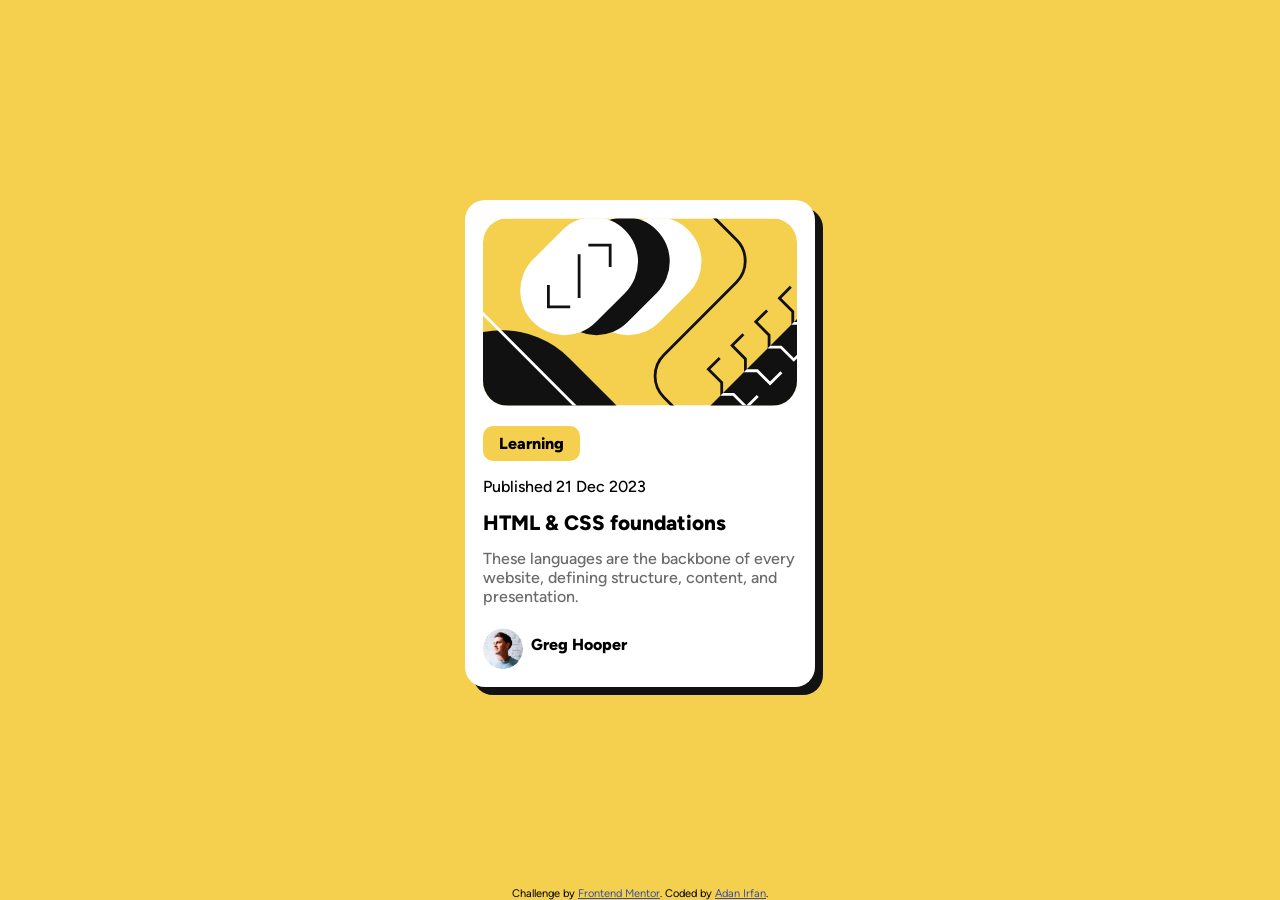
<file: newbie/blog-preview-card/index.html>
<!doctype html>
<html lang="en">
  <head>
    <meta charset="UTF-8" />
    <meta name="viewport" content="width=device-width, initial-scale=1.0" />
    <!-- displays site properly based on user's device -->

    <link
      rel="icon"
      type="image/png"
      sizes="32x32"
      href="./assets/images/favicon-32x32.png"
    />

    <title>Frontend Mentor | Blog preview card</title>
    <link rel="stylesheet" href="styles.css" />
    <!-- Feel free to remove these styles or customise in your own stylesheet 👍 -->
  </head>
  <body>
    <main class="main-container">
      <div class="blog-card">
        <img src="assets/images/illustration-article.svg" alt="" />
        <p class="type">Learning</p>
        <p>Published 21 Dec 2023</p>
        <h1>HTML & CSS foundations</h1>
        <p>
          These languages are the backbone of every website, defining structure,
          content, and presentation.
        </p>
        <div class="profile">
          <img src="assets/images/image-avatar.webp" alt="" />
          <p>Greg Hooper</p>
        </div>
      </div>
    </main>

    <footer class="attribution">
      Challenge by
      <a href="https://www.frontendmentor.io?ref=challenge">Frontend Mentor</a>.
      Coded by <a href="https://github.com/AdanIrfan">Adan Irfan</a>.
    </footer>
  </body>
</html>
</file>
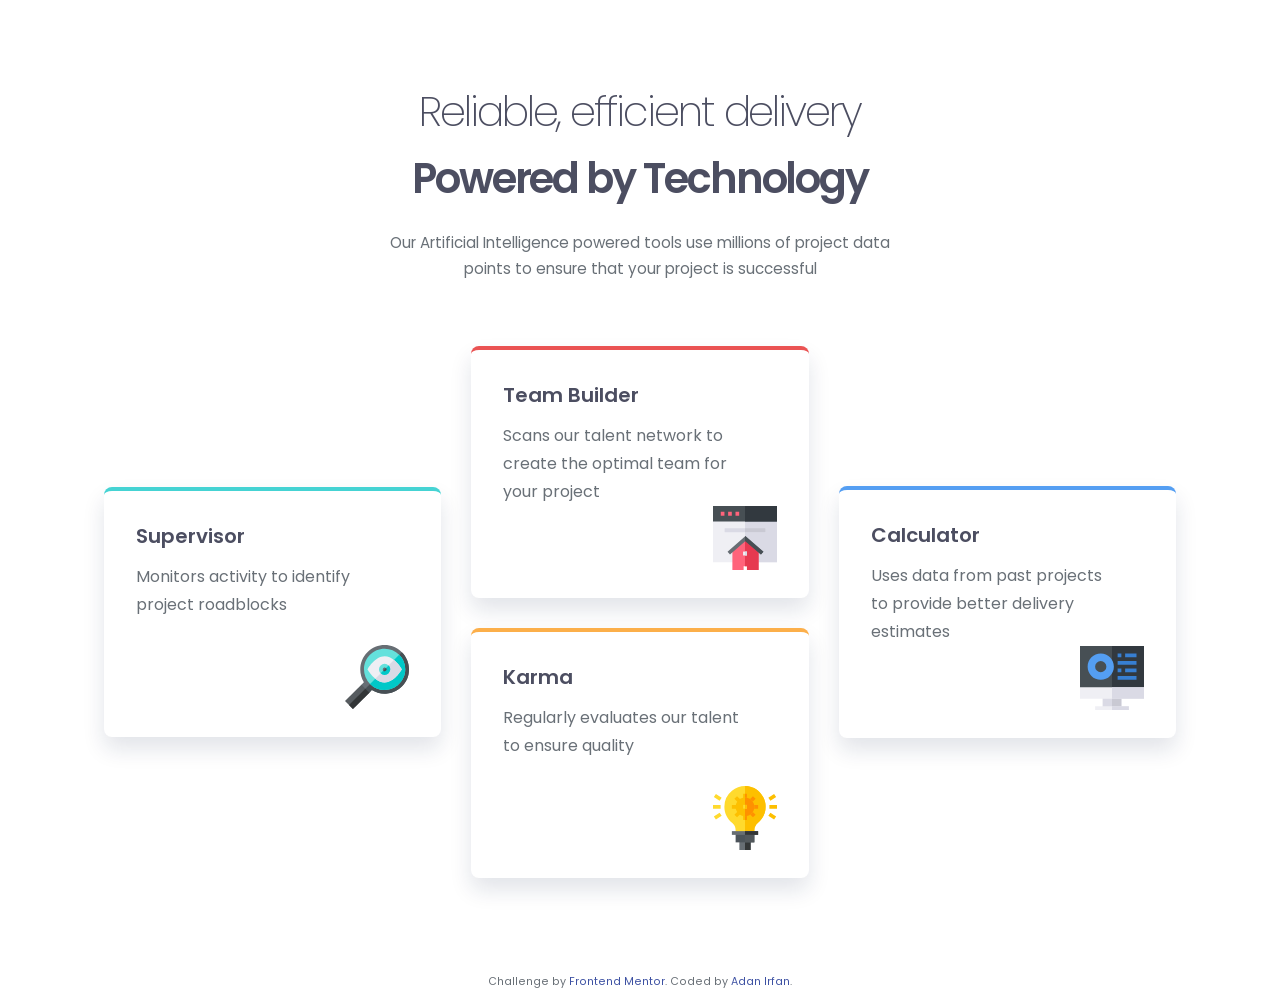
<file: newbie/four-card-feature-section/index.html>
<!doctype html>
<html lang="en">
  <head>
    <meta charset="UTF-8" />
    <meta name="viewport" content="width=device-width, initial-scale=1.0" />
    <!-- displays site properly based on user's device -->

    <link
      rel="icon"
      type="image/png"
      sizes="32x32"
      href="./images/favicon-32x32.png"
    />

    <title>Frontend Mentor | Four card feature section</title>
    <link rel="stylesheet" href="./styles.css" />
  </head>
  <body>
    <main class="page-shell">
      <div class="intro">
        <h1>Reliable, efficient delivery</h1>
        <h2>Powered by Technology</h2>

        <p>
          Our Artificial Intelligence powered tools use millions of project data
          points to ensure that your project is successful
        </p>
      </div>

      <div class="cards">
        <div class="card card--supervisor">
          <h3>Supervisor</h3>
          <p>Monitors activity to identify project roadblocks</p>
          <img src="./images/icon-supervisor.svg" alt="" />
        </div>

        <div class="card card--team-builder">
          <h3>Team Builder</h3>
          <p>
            Scans our talent network to create the optimal team for your project
          </p>
          <img src="./images/icon-team-builder.svg" alt="" />
        </div>

        <div class="card card--karma">
          <h3>Karma</h3>
          <p>Regularly evaluates our talent to ensure quality</p>
          <img src="./images/icon-karma.svg" alt="" />
        </div>

        <div class="card card--calculator">
          <h3>Calculator</h3>
          <p>
            Uses data from past projects to provide better delivery estimates
          </p>
          <img src="./images/icon-calculator.svg" alt="" />
        </div>
      </div>
    </main>
    <footer class="attribution">
      Challenge by
      <a href="https://www.frontendmentor.io?ref=challenge">Frontend Mentor</a>.
      Coded by <a href="https://github.com/AdanIrfan">Adan Irfan</a>.
    </footer>
  </body>
</html>
</file>
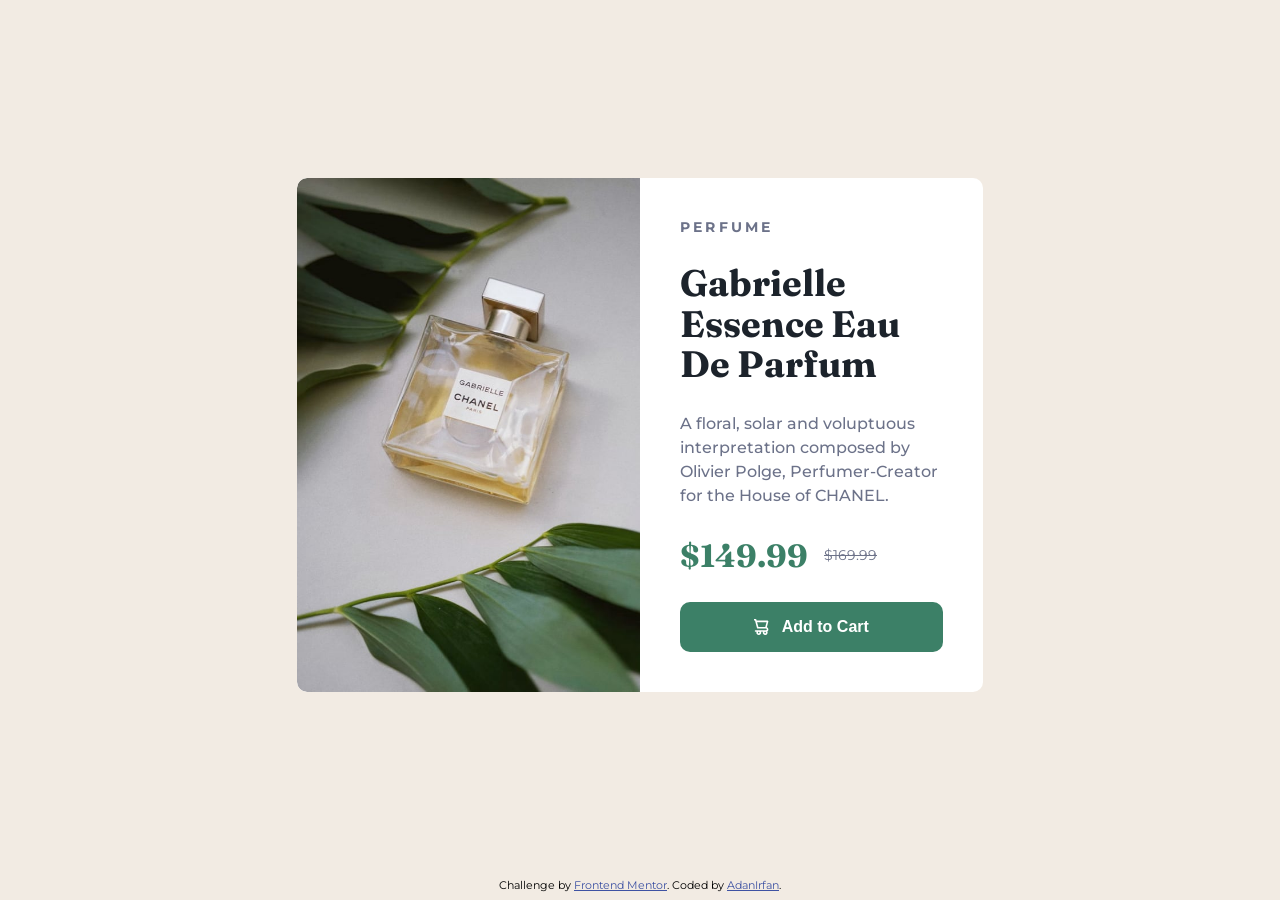
<file: newbie/product-preview-card-component/index.html>
<!doctype html>
<html lang="en">
  <head>
    <meta charset="UTF-8" />
    <meta name="viewport" content="width=device-width, initial-scale=1.0" />
    <!-- displays site properly based on user's device -->

    <link
      rel="icon"
      type="image/png"
      sizes="32x32"
      href="./images/favicon-32x32.png"
    />

    <title>Frontend Mentor | Product preview card component</title>
    <link rel="stylesheet" href="./styles.css" />
  </head>
  <body>
    <main class="container">
      <div class="product-card">
        <picture>
          <source
            media="(min-width: 600px)"
            srcset="./images/image-product-desktop.jpg"
            id="desktop-img"
          />
          <img
            src="./images/image-product-mobile.jpg"
            alt="Chanel Gabrielle Essence perfume bottle on a table beside green leaves"
            class="product-image"
          />
        </picture>
        <div class="description">
          <p class="category">PERFUME</p>
          <h1>Gabrielle Essence Eau De Parfum</h1>
          <p>
            A floral, solar and voluptuous interpretation composed by Olivier
            Polge, Perfumer-Creator for the House of CHANEL.
          </p>
          <div class="price">
            <span class="new-price">$149.99</span>
            <del class="old-price" aria-label="Original price $169.99">
              $169.99
            </del>
          </div>
          <button type="button">
            <img src="./images/icon-cart.svg" alt="" />
            Add to Cart
          </button>
        </div>
      </div>
    </main>

    <footer class="attribution">
      Challenge by
      <a href="https://www.frontendmentor.io?ref=challenge">Frontend Mentor</a>.
      Coded by <a href="https://github.com/AdanIrfan">AdanIrfan</a>.
    </footer>
  </body>
</html>
</file>
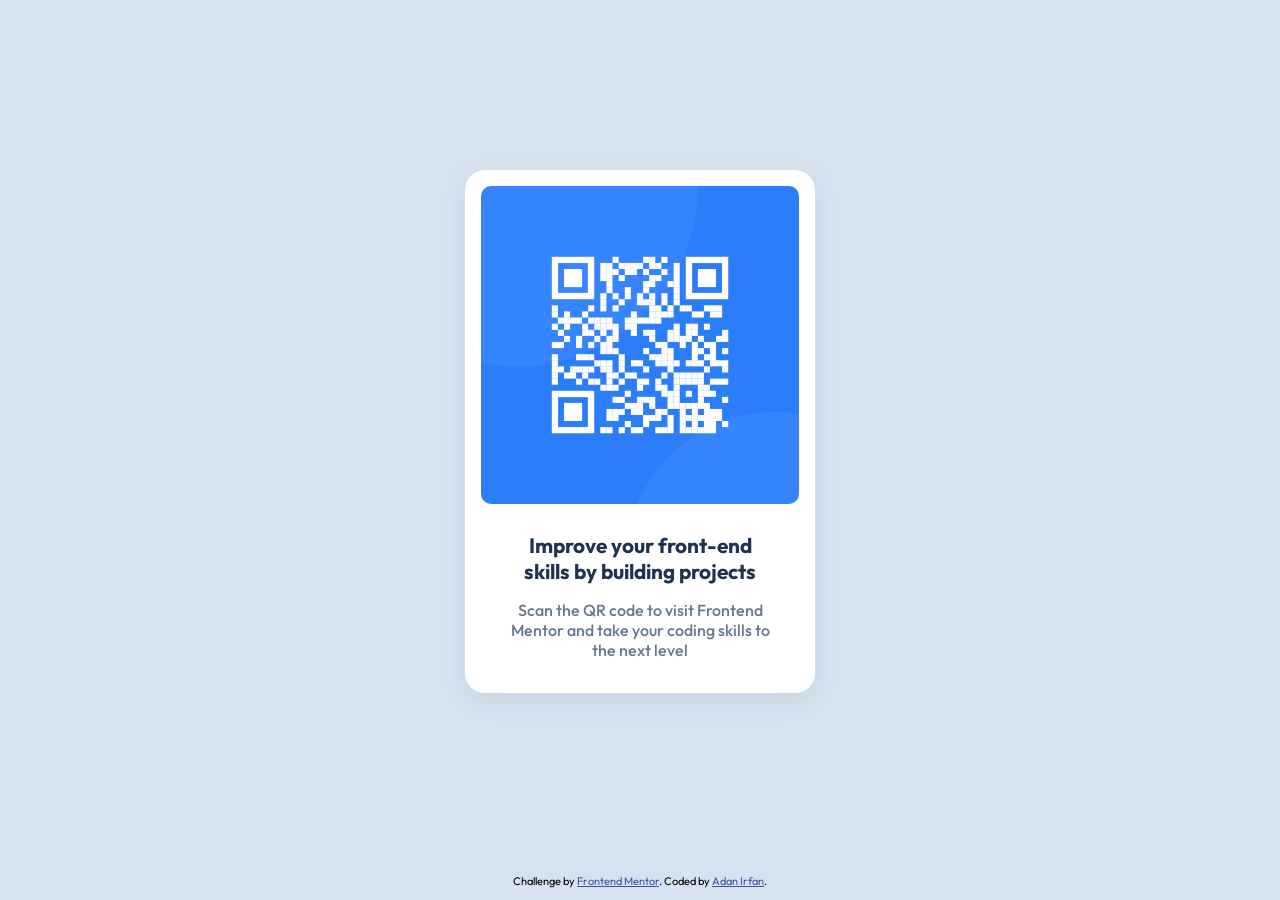
<file: newbie/qr-code-component/index.html>
<!doctype html>
<html lang="en">
  <head>
    <meta charset="UTF-8" />
    <meta name="viewport" content="width=device-width, initial-scale=1.0" />
    <!-- displays site properly based on user's device -->

    <link
      rel="icon"
      type="image/png"
      sizes="32x32"
      href="./images/favicon-32x32.png"
    />
    <link href="styles.css" rel="stylesheet" />
    <title>Frontend Mentor | QR code component</title>
  </head>
  <body>
    <main class="main-container">
      <div class="qr-card">
        <img
          src="images/image-qr-code.png"
          alt="QR code to visit Frontend Mentor"
        />
        <h1>Improve your front-end skills by building projects</h1>
        <p>
          Scan the QR code to visit Frontend Mentor and take your coding skills
          to the next level
        </p>
      </div>
    </main>
    <footer class="attribution">
      Challenge by
      <a href="https://www.frontendmentor.io?ref=challenge">Frontend Mentor</a>.
      Coded by <a href="https://github.com/AdanIrfan">Adan Irfan</a>.
    </footer>
  </body>
</html>
</file>
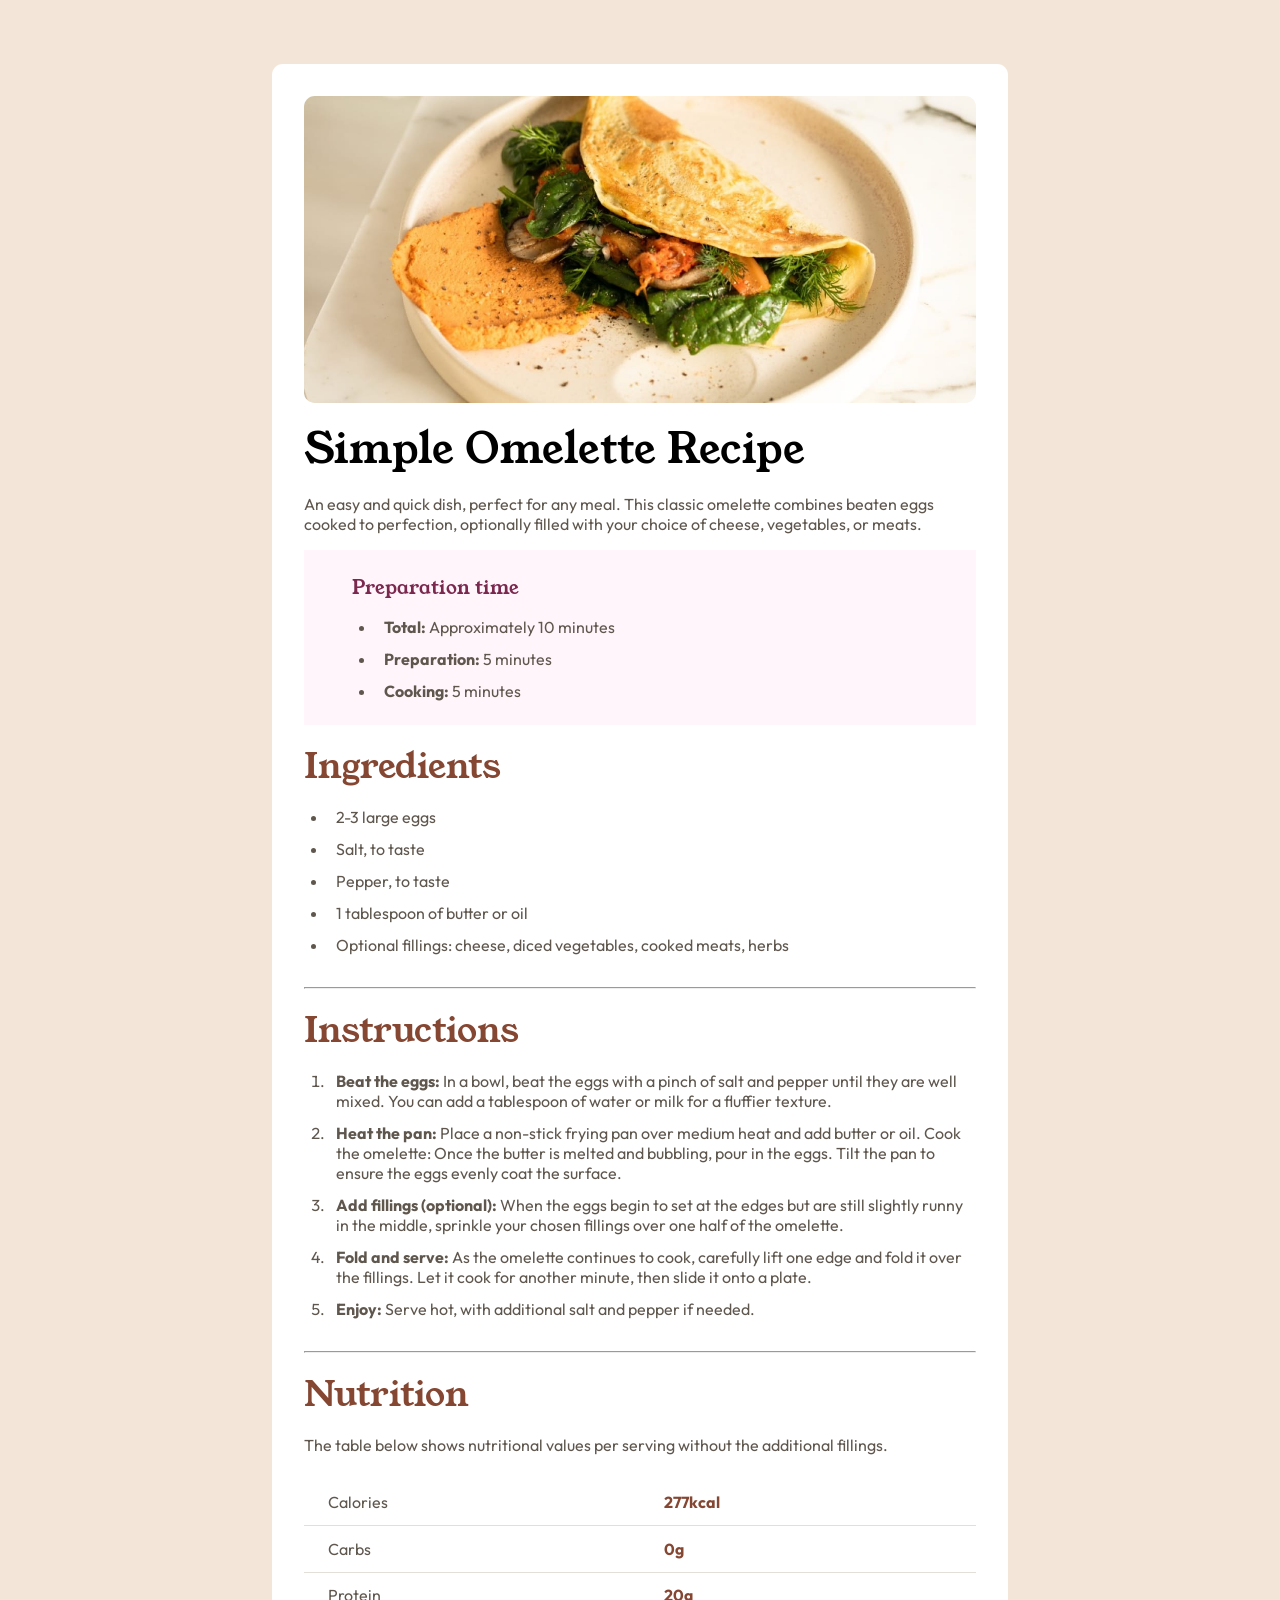
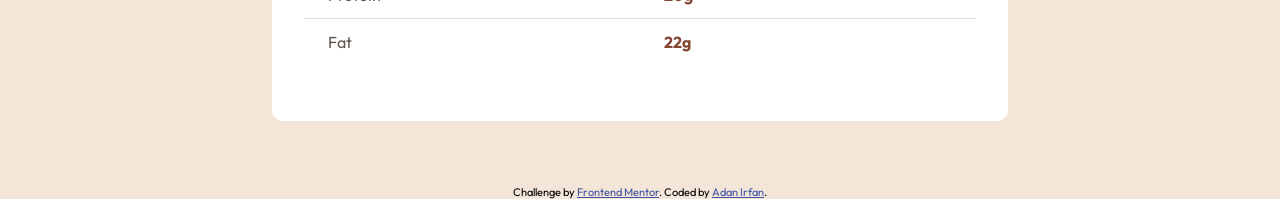
<file: newbie/recipe-page/index.html>
<!doctype html>
<html lang="en">
  <head>
    <meta charset="UTF-8" />
    <meta name="viewport" content="width=device-width, initial-scale=1.0" />
    <!-- displays site properly based on user's device -->

    <link
      rel="icon"
      type="image/png"
      sizes="32x32"
      href="./assets/images/favicon-32x32.png"
    />

    <title>Frontend Mentor | Recipe page</title>

    <link href="styles.css" rel="stylesheet" />
  </head>
  <body>
    <main class="main-container">
      <div class="recipe-card">
        <img
          src="./assets/images/image-omelette.jpeg"
          alt="A golden omelette served on a white plate"
        />
        <h1>Simple Omelette Recipe</h1>
        <p>
          An easy and quick dish, perfect for any meal. This classic omelette
          combines beaten eggs cooked to perfection, optionally filled with your
          choice of cheese, vegetables, or meats.
        </p>

        <section class="time-container">
          <h2>Preparation time</h2>
          <ul>
            <li><strong>Total:</strong> Approximately 10 minutes</li>
            <li><strong>Preparation:</strong> 5 minutes</li>
            <li><strong>Cooking:</strong> 5 minutes</li>
          </ul>
        </section>
        <section class="ingredients">
          <h2>Ingredients</h2>
          <ul>
            <li>2-3 large eggs</li>
            <li>Salt, to taste</li>
            <li>Pepper, to taste</li>
            <li>1 tablespoon of butter or oil</li>
            <li>
              Optional fillings: cheese, diced vegetables, cooked meats, herbs
            </li>
          </ul>
        </section>
        <hr />
        <section class="instructions">
          <h2>Instructions</h2>
          <ol>
            <li>
              <strong>Beat the eggs:</strong> In a bowl, beat the eggs with a
              pinch of salt and pepper until they are well mixed. You can add a
              tablespoon of water or milk for a fluffier texture.
            </li>
            <li>
              <strong>Heat the pan:</strong> Place a non-stick frying pan over
              medium heat and add butter or oil. Cook the omelette: Once the
              butter is melted and bubbling, pour in the eggs. Tilt the pan to
              ensure the eggs evenly coat the surface.
            </li>
            <li>
              <strong>Add fillings (optional):</strong> When the eggs begin to
              set at the edges but are still slightly runny in the middle,
              sprinkle your chosen fillings over one half of the omelette.
            </li>
            <li>
              <strong>Fold and serve:</strong> As the omelette continues to
              cook, carefully lift one edge and fold it over the fillings. Let
              it cook for another minute, then slide it onto a plate.
            </li>
            <li>
              <strong>Enjoy:</strong> Serve hot, with additional salt and pepper
              if needed.
            </li>
          </ol>
        </section>
        <hr />
        <section class="nutrition">
          <h2>Nutrition</h2>
          <p>
            The table below shows nutritional values per serving without the
            additional fillings.
          </p>
          <table>
            <tbody>
              <tr>
                <th scope="row">Calories</th>
                <td>277kcal</td>
              </tr>
              <tr>
                <th scope="row">Carbs</th>
                <td>0g</td>
              </tr>
              <tr>
                <th scope="row">Protein</th>
                <td>20g</td>
              </tr>
              <tr>
                <th scope="row">Fat</th>
                <td>22g</td>
              </tr>
            </tbody>
          </table>
        </section>
      </div>
    </main>

    <footer class="attribution">
      Challenge by
      <a href="https://www.frontendmentor.io?ref=challenge">Frontend Mentor</a>.
      Coded by <a href="https://github.com/AdanIrfan">Adan Irfan</a>.
    </footer>
  </body>
</html>
</file>
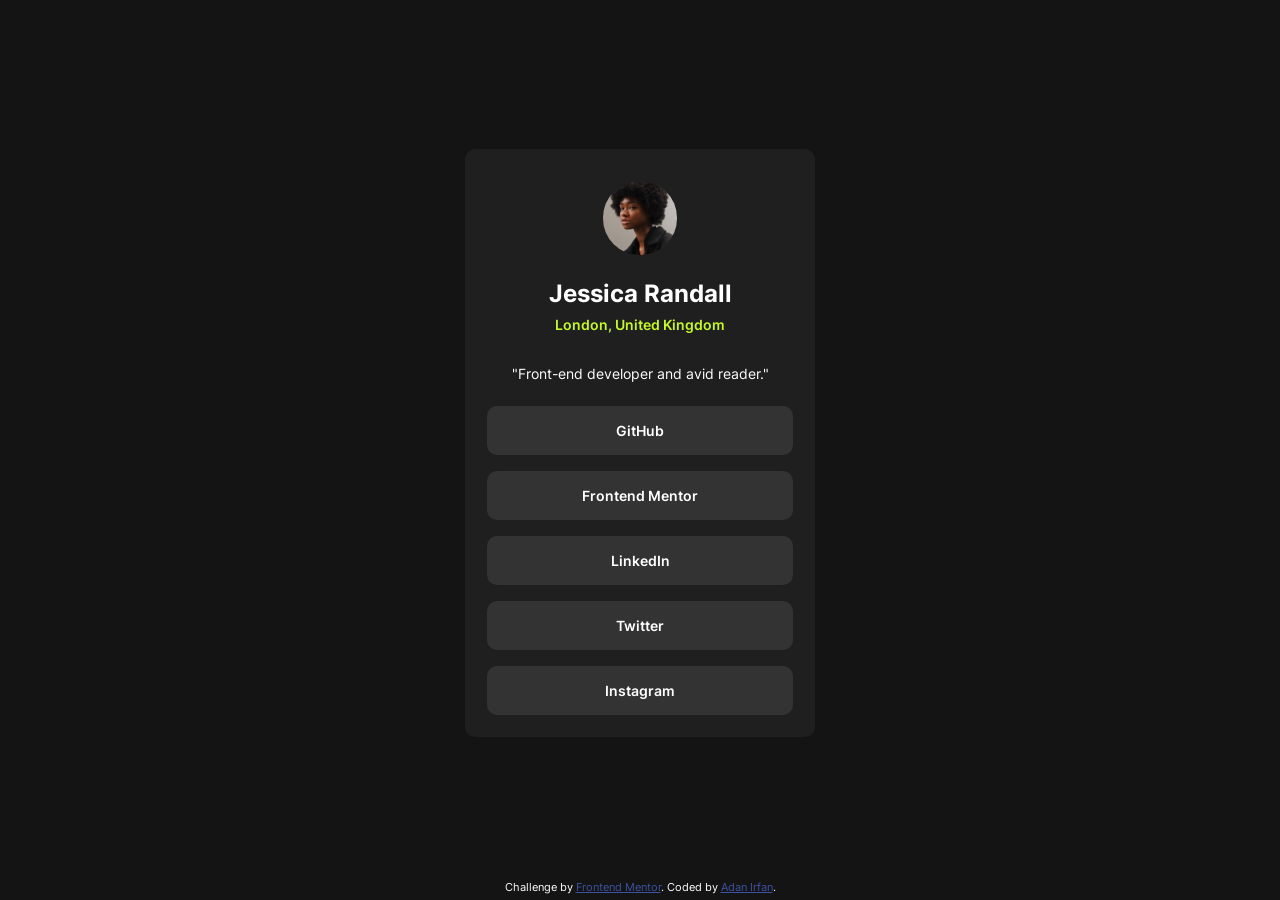
<file: newbie/social-links-profile/index.html>
<!doctype html>
<html lang="en">
  <head>
    <meta charset="UTF-8" />
    <meta name="viewport" content="width=device-width, initial-scale=1.0" />
    <!-- displays site properly based on user's device -->

    <link
      rel="icon"
      type="image/png"
      sizes="32x32"
      href="./assets/images/favicon-32x32.png"
    />

    <title>Frontend Mentor | Social links profile</title>
    <link href="styles.css" rel="stylesheet" />
  </head>
  <body>
    <main class="main-container">
      <div class="profile-card">
        <div class="profile-info">
          <img src="assets/images/avatar-jessica.jpeg" alt="" />
          <h1>Jessica Randall</h1>
          <p>London, United Kingdom</p>
        </div>
        <p>"Front-end developer and avid reader."</p>

        <ul>
          <li>
            <a
              href="https://github.com/AdanIrfan"
              target="_blank"
              rel="noopener noreferrer"
            >
              GitHub
            </a>
          </li>
          <li>
            <a
              href="https://www.frontendmentor.io/"
              target="_blank"
              rel="noopener noreferrer"
            >
              Frontend Mentor
            </a>
          </li>
          <li>
            <a
              href="https://www.linkedin.com/feed/"
              target="_blank"
              rel="noopener noreferrer"
            >
              LinkedIn
            </a>
          </li>
          <li>
            <a
              href="https://x.com/i/premium_sign_up"
              target="_blank"
              rel="noopener noreferrer"
            >
              Twitter
            </a>
          </li>
          <li>
            <a
              href="https://www.instagram.com/"
              target="_blank"
              rel="noopener noreferrer"
            >
              Instagram
            </a>
          </li>
        </ul>
      </div>
    </main>

    <footer class="attribution">
      Challenge by
      <a href="https://www.frontendmentor.io?ref=challenge">Frontend Mentor</a>.
      Coded by <a href="https://github.com/AdanIrfan">Adan Irfan</a>.
    </footer>
  </body>
</html>
</file>
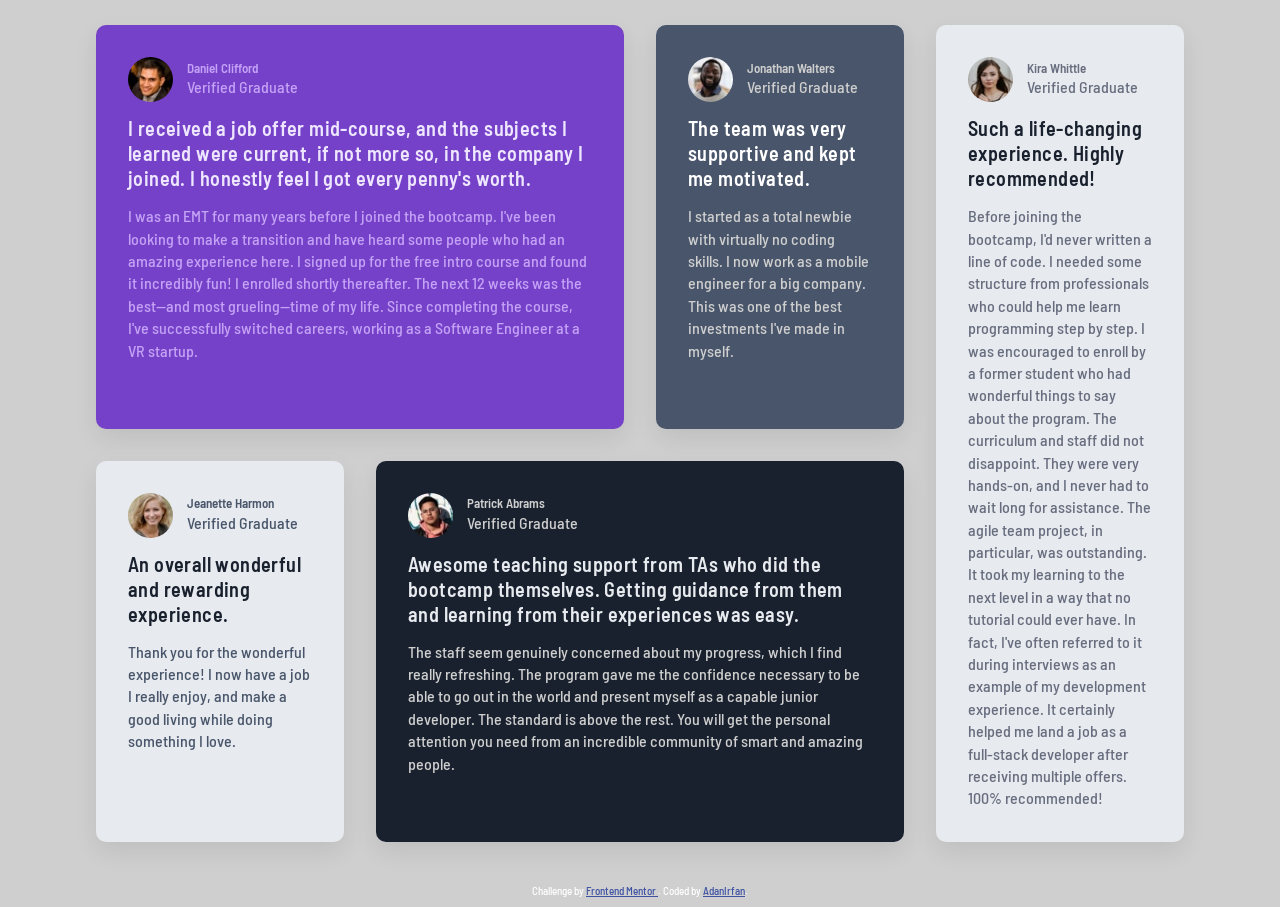
<file: newbie/testimonials-grid-section/index.html>
<!doctype html>
<html lang="en">
  <head>
    <meta charset="UTF-8" />
    <meta name="viewport" content="width=device-width, initial-scale=1.0" />

    <link
      rel="icon"
      type="image/png"
      sizes="32x32"
      href="./images/favicon-32x32.png"
    />

    <link rel="stylesheet" href="styles.css" />

    <title>Frontend Mentor | Testimonials Grid Section</title>
  </head>

  <body>
    <main class="container">
      <h1 class="visually-hidden">Testimonials from graduates</h1>
      <article class="card card--daniel">
        <header class="profile">
          <img src="./images/image-daniel.jpg" alt="" />
          <div class="profile-info">
            <h2>Daniel Clifford</h2>
            <p>Verified Graduate</p>
          </div>
        </header>

        <h3>
          I received a job offer mid-course, and the subjects I learned were
          current, if not more so, in the company I joined. I honestly feel I
          got every penny's worth.
        </h3>

        <blockquote>
          <p>
            I was an EMT for many years before I joined the bootcamp. I've been
            looking to make a transition and have heard some people who had an
            amazing experience here. I signed up for the free intro course and
            found it incredibly fun! I enrolled shortly thereafter. The next 12
            weeks was the best—and most grueling—time of my life. Since
            completing the course, I've successfully switched careers, working
            as a Software Engineer at a VR startup.
          </p>
        </blockquote>
      </article>

      <article class="card card--jonathan">
        <header class="profile">
          <img src="./images/image-jonathan.jpg" alt="" />
          <div class="profile-info">
            <h2>Jonathan Walters</h2>
            <p>Verified Graduate</p>
          </div>
        </header>

        <h3>The team was very supportive and kept me motivated.</h3>

        <blockquote>
          <p>
            I started as a total newbie with virtually no coding skills. I now
            work as a mobile engineer for a big company. This was one of the
            best investments I've made in myself.
          </p>
        </blockquote>
      </article>

      <article class="card card--jeanette">
        <header class="profile">
          <img src="./images/image-jeanette.jpg" alt="" />
          <div class="profile-info">
            <h2>Jeanette Harmon</h2>
            <p>Verified Graduate</p>
          </div>
        </header>

        <h3>An overall wonderful and rewarding experience.</h3>

        <blockquote>
          <p>
            Thank you for the wonderful experience! I now have a job I really
            enjoy, and make a good living while doing something I love.
          </p>
        </blockquote>
      </article>

      <article class="card card--patrick">
        <header class="profile">
          <img src="./images/image-patrick.jpg" alt="" />
          <div class="profile-info">
            <h2>Patrick Abrams</h2>
            <p>Verified Graduate</p>
          </div>
        </header>

        <h3>
          Awesome teaching support from TAs who did the bootcamp themselves.
          Getting guidance from them and learning from their experiences was
          easy.
        </h3>

        <blockquote>
          <p>
            The staff seem genuinely concerned about my progress, which I find
            really refreshing. The program gave me the confidence necessary to
            be able to go out in the world and present myself as a capable
            junior developer. The standard is above the rest. You will get the
            personal attention you need from an incredible community of smart
            and amazing people.
          </p>
        </blockquote>
      </article>

      <article class="card card--kira">
        <header class="profile">
          <img src="./images/image-kira.jpg" alt="" />
          <div class="profile-info">
            <h2>Kira Whittle</h2>
            <p>Verified Graduate</p>
          </div>
        </header>

        <h3>Such a life-changing experience. Highly recommended!</h3>

        <blockquote>
          <p>
            Before joining the bootcamp, I'd never written a line of code. I
            needed some structure from professionals who could help me learn
            programming step by step. I was encouraged to enroll by a former
            student who had wonderful things to say about the program. The
            curriculum and staff did not disappoint. They were very hands-on,
            and I never had to wait long for assistance. The agile team project,
            in particular, was outstanding. It took my learning to the next
            level in a way that no tutorial could ever have. In fact, I've often
            referred to it during interviews as an example of my development
            experience. It certainly helped me land a job as a full-stack
            developer after receiving multiple offers. 100% recommended!
          </p>
        </blockquote>
      </article>
    </main>

    <footer class="attribution">
      Challenge by
      <a
        href="https://www.frontendmentor.io?ref=challenge"
        target="_blank"
        rel="noopener noreferrer"
      >
        Frontend Mentor </a
      >. Coded by <a href="https://github.com/AdanIrfan">AdanIrfan</a>.
    </footer>
  </body>
</html>
</file>
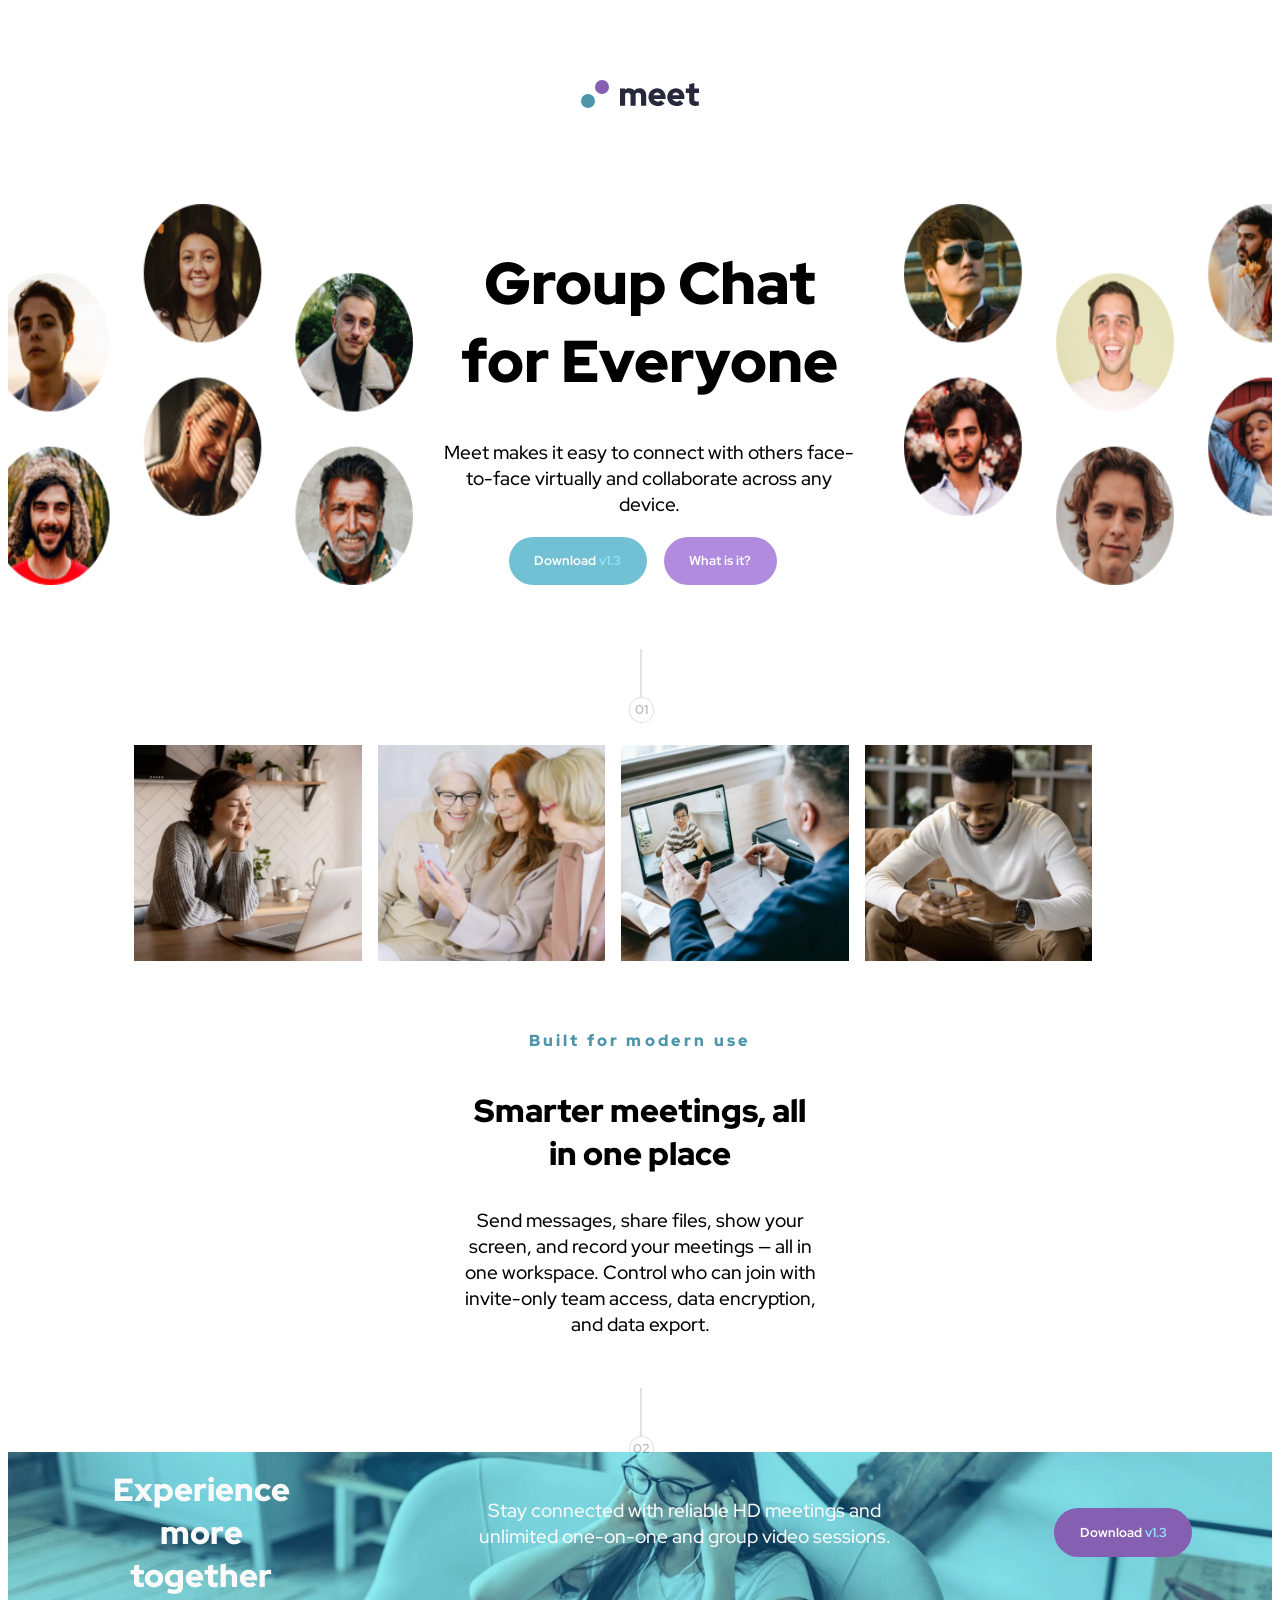
<file: newbie/meet-landing-page/code/index.html>
<!DOCTYPE html>
<html lang="en">
<head>
  <meta charset="UTF-8">
  <meta name="viewport" content="width=device-width, initial-scale=1.0">

  <link rel="preconnect" href="https://fonts.gstatic.com">
  <link href="https://fonts.googleapis.com/css2?family=Red+Hat+Display&display=swap" rel="stylesheet">
  <link rel="icon" type="image/png" sizes="32x32" href="./assets/favicon-32x32.png">
  <link rel="stylesheet" href="style.css">

  <title>Frontend Mentor | Meet landing page</title>
</head>
<body>
  <div class="wrapper">
      <header>
        <div class="meet-header-icon">
          <img src="assets/logo.svg">
        </div>
        <div class="brand-header">
          <img class="img-hero-left-desktop" src="assets/desktop/image-hero-left.png" >
          <img class="img-hero-mobile" src="assets/tablet/image-hero.png" width="100%" >
          <div class="header-text">
            <div class="header-text-wrapper">
              <h1>Group Chat for Everyone</h1>
              <p class="small-text">Meet makes it easy to connect with others face-to-face virtually and collaborate across any device.</p>
              <div>
                <button class="downloadBtn">Download <span>v1.3</span></button>
                <button class="whatBtn">What is it?</button>
              </div>
            </div>
          </div>
          <img class="img-hero-right-desktop" src="assets/desktop/image-hero-right.png" >
        </div>
        </div>
      </header>
      <main>
          <div class="verticalLine"></div>
          <div class="circleLine">01</div>
          <div class="imageGalleryContainer">
            <img src="assets/desktop/image-woman-in-videocall.jpg" >
            <img src="assets/desktop/image-women-videochatting.jpg" >
            <img src="assets/desktop/image-men-in-meeting.jpg" >
            <img src="assets/desktop/image-man-texting.jpg" >
          </div>
          <div class="textContent">
            <p class="smallCloredText">Built for modern use</p>
            <p class="mid-header">Smarter meetings, all <br> in one place</p>
            <p class="small-text">
              Send messages, share files, show your screen, and record your
              meetings — all in one workspace. Control who can join with
              invite-only team access, data encryption, and data export.</p>
          </div>
      </main>
      <footer>
        <div class="verticalLine"></div>
        <div class="circleLine">02</div>
        <div class="footerTextContainer">
          <p class="footer-first">Experience more together</p>
          <p class="footer-second small-text">Stay connected with reliable HD meetings and unlimited one-on-one and group video sessions.</p>
          <button class="whatBtn footer-third">Download <span>v1.3</span></button>
        </div>
      </footer>
  </div> 
</body>
</html>
</file>
<file: newbie/blog-preview-card/styles.css>
@font-face {
  font-family: Figtree;
  src: url("assets/fonts/Figtree-Italic-VariableFont_wght.ttf")
    format("truetype");
  font-weight: 300 900;
  font-style: italic;
}

@font-face {
  font-family: Figtree;
  src: url("assets/fonts/Figtree-VariableFont_wght.ttf") format("truetype");
  font-weight: 300 900;
  font-style: normal;
}

* {
  box-sizing: border-box;
}

body {
  font-family: "Figtree", sans-serif;
  margin: 0px;
  min-height: 100vh;
  background-color: hsl(47, 88%, 63%);
  display: flex;
  flex-direction: column;
}

.main-container {
  flex: 1;
  display: flex;
  justify-content: center;
  align-items: center;
}

.blog-card {
  background-color: white;
  box-shadow: 8px 8px 0 hsl(0, 0%, 7%);
  border-radius: 20px;
  max-width: 350px;
  padding: 18px;
}

.blog-card img {
  width: 100%;
  border-radius: 25px;
}

.blog-card p.type {
  display: inline-block;
  padding: 8px 16px;
  margin: 16px 0px;
  border-radius: 10px;
  background-color: hsl(47, 88%, 63%);
  font-weight: 800;
}

.blog-card p {
  font-weight: 500;
  margin: 0px 0px 8px;
}

.blog-card h1 {
  font-size: 1.3rem;
  font-weight: 800;
}

.blog-card h1 + p {
  color: hsl(0, 0%, 42%);
}

.profile {
  display: flex;
  justify-content: flex-start;
  align-items: center;
  gap: 8px;
  margin: 22px 0px 0px;
}

.profile img {
  max-width: 40px;
  height: auto;
}

.profile p {
  font-weight: 800;
}

h1:hover {
  color: hsl(47, 88%, 63%);
}

.attribution {
  font-size: 0.6875rem;
  text-align: center;
}
.attribution a {
  color: hsl(228, 45%, 44%);
}
</file>
<file: newbie/four-card-feature-section/styles.css>
:root {
  --red: hsl(0, 78%, 62%);
  --cyan: hsl(180, 62%, 55%);
  --orange: hsl(34, 97%, 64%);
  --blue: hsl(212, 86%, 64%);
  --very-dark-blue: hsl(234, 12%, 34%);
  --grayish-blue: hsl(212, 6%, 44%);
  --light-gray: hsl(0, 0%, 100%);
}

@font-face {
  font-family: "Poppins";
  src: url("./fonts/Poppins-ExtraLight.ttf") format("truetype");
  font-weight: 200;
  font-style: normal;
}

@font-face {
  font-family: "Poppins";
  src: url("./fonts/Poppins-Regular.ttf") format("truetype");
  font-weight: 400;
  font-style: normal;
}

@font-face {
  font-family: "Poppins";
  src: url("./fonts/Poppins-SemiBold.ttf") format("truetype");
  font-weight: 600;
  font-style: normal;
}

* {
  box-sizing: border-box;
}

body {
  margin: 0;
  min-height: 100vh;
  font-family: "Poppins", "Segoe UI", sans-serif;
  background-color: var(--light-gray);
  color: var(--very-dark-blue);
}

img {
  display: block;
  max-width: 100%;
}

.page-shell {
  max-width: 1120px;
  margin: 0 auto;
  padding: 80px 24px 32px;
}

.intro {
  max-width: 540px;
  margin: 0 auto 64px;
  text-align: center;
}

.intro h1,
.intro h2 {
  margin: 0;
  letter-spacing: -0.05em;
}

.intro h1 {
  font-size: clamp(2rem, 2vw + 1rem, 3rem);
  font-weight: 200;
  color: var(--very-dark-blue);
}

.intro h2 {
  font-size: clamp(2rem, 2vw + 1rem, 3rem);
  font-weight: 600;
  color: var(--very-dark-blue);
  margin-top: 0.25rem;
}

.intro p {
  margin: 1.25rem auto 0;
  max-width: 520px;
  color: var(--grayish-blue);
  font-size: 0.95rem;
  line-height: 1.7;
}

.cards {
  display: grid;
  grid-template-columns: repeat(3, minmax(260px, 1fr));
  gap: 30px;
  max-width: 1100px;
  margin: 0 auto;
}

.card {
  position: relative;
  display: flex;
  flex-direction: column;
  min-height: 250px;
  padding: 30px 32px 28px;
  border-radius: 8px;
  background: #ffffff;
  border-top: 4px solid transparent;
  box-shadow: 0 12px 22px rgba(16, 32, 76, 0.12);
}

.card h3 {
  margin: 0 0 12px;
  font-size: 1.25rem;
  font-weight: 600;
  color: var(--very-dark-blue);
}

.card p {
  margin: 0;
  max-width: 24ch;
  color: var(--grayish-blue);
  line-height: 1.75;
}

.card img {
  width: 64px;
  height: 64px;
  margin-top: auto;
  align-self: flex-end;
  object-fit: contain;
}

.card--supervisor {
  border-color: var(--cyan);
  grid-column-start: 1;
  grid-row: 1/3;
  align-self: center;
}

.card--team-builder {
  border-color: var(--red);
  grid-column-start: 2;
}

.card--karma {
  border-color: var(--orange);
  grid-column-start: 2;
  grid-row-start: 2;
}

.card--calculator {
  border-color: var(--blue);
  grid-column-start: 3;
  grid-row: 1/3;
  align-self: center;
}

.attribution {
  font-size: 0.675rem;
  text-align: center;
  margin-top: 64px;
  color: var(--grayish-blue);
}
.attribution a {
  color: hsl(228, 45%, 44%);
  text-decoration: none;
}

.attribution a:hover {
  text-decoration: underline;
}

@media (max-width: 700px) {
  .page-shell {
    padding: 72px 20px 40px;
  }

  .intro {
    margin-bottom: 40px;
  }

  .cards {
    grid-template-columns: 1fr;
    max-width: 350px;
  }

  .card {
    min-height: 220px;
  }

  .intro h1,
  .intro h2 {
    font-size: clamp(1.8rem, 8vw, 2.5rem);
  }
}
</file>
<file: newbie/product-preview-card-component/styles.css>
@font-face {
  font-family: Montserrat;
  src: url("./assets/fonts/Montserrat-VariableFont_wght.ttf") format("truetype");
  font-style: normal;
  font-weight: 300 900;
}

@font-face {
  font-family: Fraunces;
  src: url("./assets/fonts/Fraunces-VariableFont_SOFT\,WONK\,opsz\,wght.ttf")
    format("truetype");
  font-style: normal;
  font-weight: 700;
}

:root {
  --background-color: hsl(30, 38%, 92%);
  --white-color: hsl(0, 0%, 100%);
  --black-color: hsl(212, 21%, 14%);
  --accent-grey: hsl(228, 12%, 48%);
  --accent-green: hsl(158, 36%, 37%);
  --darkgreen-color: hsl(158, 42%, 18%);
}

* {
  box-sizing: border-box;
  margin: 0;
}

html {
  font-family: "Montserrat", sans-serif;
}

body {
  display: flex;
  flex-direction: column;
  background-color: var(--background-color);
  min-height: 100vh;
}

.container {
  flex: 1;
  display: flex;
  justify-content: center;
  align-items: center;
  padding: 4rem 1rem;
}

.product-card {
  background-color: var(--white-color);
  border-radius: 10px;
  overflow: hidden;
}

.product-image {
  display: block;
  width: 100%;
  border-top-left-radius: 0.625rem;
  border-top-right-radius: 0.625rem;
}

.category {
  font-family: "Montserrat";
  font-size: 0.9rem;
  font-weight: 500;
  color: var(--accent-grey);
  font-weight: 700;
  letter-spacing: 0.2rem;
}

.product-card h1 {
  line-height: 1.1;
  font-size: 2.3rem;
  color: var(--black-color);
  font-family: "Fraunces", "Times New Roman", Times, serif;
}

.description p:not(.category) {
  font-weight: 500;
  color: var(--accent-grey);
  font-size: 1rem;
  line-height: 1.5;
}

.price {
  display: flex;
  justify-content: center;
  align-items: center;
  gap: 1rem;
}

.price .new-price {
  color: var(--accent-green);
  font-family: "Fraunces", serif;
  font-weight: 700;
  font-size: 2rem;
}

.price .old-price {
  font-size: 0.9rem;
  color: var(--accent-grey);
}

button {
  background-color: var(--accent-green);
  width: 100%;
  padding: 1rem;
  border: none;
  border-radius: 0.625rem;
  color: var(--white-color);
  font-weight: 700;
  font-size: 1rem;
  display: flex;
  justify-content: center;
  align-items: center;
  gap: clamp(0.625rem, 1vw, 1rem);
}

button {
  cursor: pointer;
  transition: background-color 150ms ease;
}

button:hover,
button:active {
  background-color: var(--darkgreen-color);
}

button:focus-visible {
  outline: 3px solid var(--black-color);
  outline-offset: 3px;
}

@media (prefers-reduced-data: reduce) {
  button {
    transition: none;
  }
}

.description {
  padding: 1rem;
  display: flex;
  flex-direction: column;
  gap: clamp(1rem, 2vw, 1.5rem);
  align-items: flex-start;
}

.attribution {
  padding: 0.5rem;
  font-size: 0.6875rem;
  text-align: center;
}
.attribution a {
  color: hsl(228, 45%, 44%);
}

@media (min-width: 700px) {
  .product-card {
    display: flex;
    flex-direction: row;
    width: 100%;
    max-width: 42.85rem;
    height: auto;
  }

  picture {
    width: 50%;
  }

  .product-image {
    border-top-right-radius: 0;
    border-top-left-radius: 0.625rem;
    border-bottom-left-radius: 0.625rem;
    height: 100%;
    object-fit: cover;
  }

  .description {
    width: 50%;
    padding: 2.5rem;
    justify-content: space-between;
  }
}
</file>
<file: newbie/qr-code-component/styles.css>
@font-face {
  font-family: Outfit;
  src: url("fonts/Outfit-VariableFont_wght.ttf") format("truetype");
  font-weight: 100 900;
  font-style: normal;
}

* {
  box-sizing: border-box;
}

body {
  margin: 0;
  min-height: 100vh;
  background-color: hsl(212, 45%, 89%);
  font-size: 15px;
  font-family: "Outfit", "Times New Roman", Times, serif;
  display: flex;
  flex-direction: column;
}

.main-container {
  flex: 1;
  display: flex;
  justify-content: center;
  align-items: center;
}

.qr-card {
  background-color: hsl(0, 0%, 100%);
  max-width: 350px;
  padding: 16px;
  border-radius: 20px;
  padding-bottom: 1px;
  text-align: center;
  box-shadow: 0 8px 24px hsl(218, 44%, 22%, 0.08);
}

.qr-card img {
  max-width: 100%;
  height: auto;
  border-radius: 10px;
}

.qr-card p,
.qr-card h1 {
  padding: 0px 28px;
}

.qr-card h1 {
  font-size: 1.3rem;
  color: hsl(218, 44%, 22%);
  font-weight: 700;
  margin: 24px 0 16px;
}

.qr-card p {
  font-size: 1rem;
  color: hsl(216, 15%, 48%);
  font-weight: 500;
  margin-bottom: 32px;
}
.attribution {
  padding: 12px;
  font-size: 0.6875rem;
  text-align: center;
}
.attribution a {
  color: hsl(228, 45%, 44%);
}
</file>
<file: newbie/recipe-page/styles.css>
:root {
  --background-color: hsl(30, 54%, 90%);
  --card-color: hsl(0, 0%, 100%);
  --fontcolor-grey: hsl(30, 10%, 34%);
  --container-heading: hsl(332, 51%, 32%);
  --container-background: hsl(330, 100%, 98%);
  --fontcolor-brown: hsl(14, 45%, 36%);
}

@font-face {
  font-family: Outfit;
  src: url("./assets/fonts/outfit/Outfit-VariableFont_wght.ttf")
    format("truetype");
  font-weight: 300 900;
  font-style: normal;
}

@font-face {
  font-family: young-serif;
  src: url("./assets/fonts/young-serif/YoungSerif-Regular.ttf")
    format("truetype");
  font-weight: 400;
  font-style: normal;
}

* {
  margin: 0;
  box-sizing: border-box;
}

body {
  font-family: "Outfit", sans-serif;
  font-size: 1rem;
  min-height: 100vh;
  display: flex;
  flex-direction: column;
  background-color: var(--background-color);
}

h1,
h2 {
  font-family: "young-serif", serif;
  font-weight: 400;
}

p,
li {
  color: var(--fontcolor-grey);
}

.main-container {
  flex: 1;
  display: flex;
  justify-content: center;
  padding: 4rem 1.5rem;
}

.recipe-card {
  width: 100%;
  max-width: 46rem;
  padding: 2rem;
  background-color: var(--card-color);
  border-radius: 0.675rem;
}

.recipe-card img {
  display: block;
  width: 100%;
  height: auto;
  border-radius: 0.675rem;
}

.recipe-card h1 {
  font-size: clamp(1.5rem, 4vw, 2.6rem);
  padding: 1rem 0;
}

.time-container {
  background-color: var(--container-background);
  padding: 1.5rem 3rem;
  margin-top: 1rem;
}

.time-container ul,
.ingredients ul,
.instructions ol {
  display: flex;
  flex-direction: column;
  gap: 0.75rem;
}

.recipe-card ul,
.recipe-card ol {
  padding-left: 1.5rem;
}

.recipe-card li {
  padding-left: 0.5rem;
}

.time-container h2 {
  font-size: clamp(1.1rem, 1.5vw, 1.3rem);
  padding-bottom: 1rem;
  color: var(--container-heading);
}

.ingredients h2,
.instructions h2,
.nutrition h2 {
  font-size: clamp(1.4rem, 3vw, 2.2rem);
  padding: 1rem 0;
  color: var(--fontcolor-brown);
}

hr {
  margin: 2rem 0 0;
}

table {
  width: 100%;
  margin: 1.5rem 0;
  border-collapse: collapse;
}

th,
td {
  padding: 0.8rem 1.5rem;
  text-align: left;
  border-bottom: 1px solid #e4ded8;
}

th {
  width: 50%;
  color: var(--fontcolor-grey);
  font-weight: 400;
}

td {
  color: var(--fontcolor-brown);
  border-bottom: 1px solid #e4ded8;
  font-weight: 700;
}

tr:last-child th,
tr:last-child td {
  border-bottom: none;
}

.attribution {
  font-size: 0.6875rem;
  text-align: center;
}
.attribution a {
  color: hsl(228, 45%, 44%);
}

@media (max-width: 37.5rem) {
  .main-container {
    padding: 0;
  }
  .recipe-card {
    max-width: none;
    padding: 0;
    border-radius: 0;
  }

  .recipe-card > img {
    border-radius: 0;
  }

  .recipe-card h1 {
    padding: 1rem;
  }

  h1 + p {
    padding: 0 1rem;
  }

  section {
    padding: 1rem;
  }
}
</file>
<file: newbie/social-links-profile/styles.css>
:root {
  --color-background: hsl(0, 0%, 8%);
  --color-card: hsl(0, 0%, 12%);
  --color-button: hsl(0, 0%, 20%);
  --color-text: hsl(0, 0%, 100%);
  --color-accent: hsl(75, 94%, 57%);
}

@media (prefers-reduced-motion: reduce) {
  *,
  *::before,
  *::after {
    scroll-behavior: auto !important;
    transition: none !important;
    animation: none !important;
  }
}

@font-face {
  font-family: Inter;
  src: url("./assets/fonts/Inter-VariableFont_slnt,wght.ttf") format("truetype");
  font-weight: 300 900;
  font-style: normal;
}

* {
  box-sizing: border-box;
  margin: 0;
}

body {
  font-family: "Inter", sans-serif;
  font-weight: 400;
  min-height: 100vh;
  display: flex;
  flex-direction: column;
  background-color: var(--color-background);
  color: var(--color-text);
  font-size: 14px;
  padding: 6px;
}

.main-container {
  flex: 1;
  display: flex;
  justify-content: center;
  align-items: center;
}

.profile-card {
  display: flex;
  flex-direction: column;
  align-items: center;
  width: 100%;
  max-width: 21.875rem;
  padding: 0 1.375rem 1.375rem;
  background-color: var(--color-card);
  border-radius: 0.625rem;
}

.profile-info {
  padding: 2rem;
  display: flex;
  flex-direction: column;
  align-items: center;
}

.profile-info img {
  border-radius: 50%;
  max-width: 40%;
}

.profile-info h1 {
  font-size: 1.5rem;
  margin: 1.5rem 0 0.5rem;
  font-weight: 700;
}

.profile-info p {
  color: var(--color-accent);
  font-weight: 600;
}

ul {
  display: flex;
  flex-direction: column;
  gap: 1rem;
  width: 100%;
  list-style-type: none;
  text-align: center;
  padding: 1.5rem 0 0;
}

ul li {
  border-radius: 10px;
  background-color: var(--color-button);
  font-weight: 600;
  width: 100%;
}

ul li a {
  display: block;
  padding: 1rem;
  width: 100%;
  border-radius: 0.625rem;
  text-decoration: none;
  color: inherit;
  transition:
    background-color 0.2s ease,
    color 0.2s ease;
}

ul li a:hover,
ul li a:focus-visible {
  background-color: var(--color-accent);
  color: var(--color-background);
}

.attribution {
  font-size: 0.6875rem;
  text-align: center;
}

.attribution a {
  color: hsl(228, 45%, 44%);
}
</file>
<file: newbie/testimonials-grid-section/styles.css>
@font-face {
  font-family: Barlow;
  src: url("./fonts/BarlowSemiCondensed-Medium.ttf") format("truetype");
  font-weight: 500;
  font-style: normal;
}

@font-face {
  font-family: Barlow;
  src: url("./fonts/BarlowSemiCondensed-SemiBold.ttf") format("truetype");
  font-weight: 600;
  font-style: normal;
}

:root {
  --white: hsl(0, 0%, 100%);
  --grey100: hsl(214, 17%, 92%);
  --grey200: hsl(0, 0%, 81%);
  --grey400: hsl(224, 10%, 45%);
  --grey500: hsl(217, 19%, 35%);
  --darkblue: hsl(219, 29%, 14%);
  --black: hsl(0, 0%, 7%);

  --purple50: hsl(260, 100%, 95%);
  --purple300: hsl(264, 82%, 80%);
  --purple500: hsl(263, 55%, 52%);
}

* {
  box-sizing: border-box;
}

body {
  font-family: "Barlow", sans-serif;
  font-weight: 500;
  margin: 0;
  height: 100vh;
  background-color: var(--grey200);
  color: var(--white);
  display: flex;
  flex-direction: column;
  justify-content: center;
  align-items: center;
}

.container {
  flex: 1;
  display: grid;
  grid-template: minmax(250px, 1fr) / 1fr;
  padding: 2rem;
  gap: 2rem;
}

.card {
  display: flex;
  flex-direction: column;
  gap: 0.875rem;
  padding: 2rem;
  border-radius: 0.625rem;
  box-shadow: 0 10px 25px rgba(0, 0, 0, 0.08);
}

.card h3 {
  line-height: 1.25;
  letter-spacing: 0.025rem;
}

.card p {
  line-height: 1.4;
}

.profile {
  display: flex;
  justify-content: flex-start;
  align-items: center;
  gap: 0.875rem;
}

.profile img {
  border-radius: 50%;
  width: 45px;
  height: 45px;
}

h3 {
  font-size: 1.25rem;
  line-height: 1.2;
  font-weight: 600;
}

h2 {
  font-size: 0.8125rem;
  line-height: 1.2;
}

p,
h2,
h3,
blockquote {
  margin: 0;
}

.card--daniel {
  background-color: var(--purple500);
}

.card--daniel h3 {
  color: var(--purple50);
}

.card--daniel h2,
.card--daniel p {
  color: var(--purple300);
}

.card--jonathan {
  background-color: var(--grey500);
}

.card--jonathan h3 {
  color: var(--white);
}

.card--jonathan h2,
.card--jonathan p {
  color: var(--grey200);
}

.card--jeanette {
  background-color: var(--grey100);
}

.card--jeanette h3 {
  color: var(--darkblue);
}

.card--jeanette h2,
.card--jeanette p {
  color: var(--grey500);
}

.card--patrick {
  background-color: var(--darkblue);
}

.card--patrick h3 {
  color: var(--grey100);
}

.card--patrick h2,
.card--patrick p {
  color: var(--grey200);
}

.card--kira {
  background-color: var(--grey100);
}

.card--kira h3 {
  color: var(--darkblue);
}

.card--kira h2,
.card--kira p {
  color: var(--grey400);
}

.attribution {
  font-size: 0.6875rem;
  padding: 0.625rem;
  text-align: center;
}

.attribution a {
  color: hsl(228, 45%, 44%);
}

.visually-hidden {
  display: none;
}

@media (min-width: 1200px) {
  .container {
    width: 90%;
    max-width: 1250px;
    grid-template-rows: repeat(2, auto);
    grid-template-columns: 1fr 1fr 1fr 1fr;
    align-content: center;
  }

  .card--daniel {
    grid-row: 1;
    grid-column: 1/3;
  }

  .card--jonathan {
    grid-row: 1;
    grid-column: 3;
  }

  .card--jeanette {
    grid-row: 2;
    grid-column: 1;
  }

  .card--patrick {
    grid-row: 2;
    grid-column: 2/4;
  }

  .card--kira {
    grid-row: 1/3;
    grid-column: 4;
  }
}
</file>
<file: newbie/meet-landing-page/code/style.css>
:root {
  box-sizing: border-box;
}

*,
*::before,
*::after {
  box-sizing: inherit;
}

.wrapper {
  display: grid;
  grid-template-columns: auto;
  grid-template-rows: repeat(3, auto);
  grid-template-areas: "header" "main" "footer";
  overflow: hidden;
}

header {
  display: flex;
  flex-flow: column nowrap;
}

.meet-header-icon {
  width: 119px;
  margin: 3em auto 5em auto;
}

.brand-header {
  display: flex;
  flex-flow: column wrap;
}

.img-hero-mobile {
  flex: 0 0 100%;
  width: 110% !important;
  height: auto;
  margin-left: -1rem;
}

.header-text {
  flex: 0 0 100%;
  margin-left: 2%;
  margin-right: 1%;
}

.header-text-wrapper {
  display: flex;
  flex-flow: column nowrap;
  align-items: center;
  justify-content: center;
}

.header-text-wrapper > h1 {
  font-family: "Red Hat Display";
  font-size: 3.7em;
  font-weight: 900;
  text-align: center;
}

.small-text {
  font-family: "Red Hat Display";
  font-size: 1.2em;
  font-weight: 500;
  text-align: center;
  margin-block: 0em;
  margin-bottom: 1em;
}

.downloadBtn {
  font-family: "Red Hat Display";
  color: #ffffff;
  background-color: #71c0d4;
  border-radius: 2em;
  border-width: 0px;
  line-height: 1.8em;
  font-weight: bold;
  font-size: 0.8em;
  padding: 1em 2em;
  margin-right: 1em;
}

.downloadBtn > span {
  color: #8fe3f9 !important;
}

.whatBtn > span {
  color: #8fe3f9 !important;
}

.whatBtn {
  font-family: "Red Hat Display";
  color: #ffffff;
  background-color: #b18bdd;
  border-radius: 2em;
  border-width: 0px;
  line-height: 1.8em;
  font-weight: bold;
  font-size: 0.8em;
  padding: 1em 2em;
  margin-right: 1em;
}

.img-hero-left-desktop {
  display: none;
}

.img-hero-right-desktop {
  display: none;
}

img {
  width: 100%;
  height: auto;
}

main {
  position: relative;
}

footer {
  position: relative;
  top: 10em;
}

.verticalLine {
  position: absolute;
  left: 49.98%;
  right: 50%;
  height: 3rem;
  top: 4rem;
  /* bottom: 1rem; */
  opacity: 0.25;
  border: 1px solid #87879d;
}

.circleLine {
  position: absolute;
  left: 47%;
  right: 50%;
  width: 2em;
  top: 7rem;
  padding-top: 0.25em;
  padding-bottom: 0.25em;
  border: 1px solid #87879d;
  opacity: 0.25;
  border-radius: 50%;
  text-align: center;
  font-family: "Red Hat Display";
  font-size: 0.8em;
  font-weight: bold;
}

.imageGalleryContainer {
  position: relative;
  top: 10em;
  display: flex;
  flex-flow: row wrap;
  margin-left: 10%;
}

.imageGalleryContainer img {
  margin-right: 1em;
  margin-bottom: 1em;
  flex: 0 0 40%;
  width: 42% !important;
}

.textContent {
  position: relative;
  top: 12em;
  margin-left: auto;
  margin-right: auto;
  width: 90%;
}

.smallCloredText {
  font-family: "Red Hat Display";
  font-size: 1em;
  font-style: normal;
  font-weight: 900;
  line-height: 2em;
  letter-spacing: 0.2em;
  text-align: center;
  color: #4d96a9;
}

.mid-header {
  font-family: "Red Hat Display";
  font-size: 2em;
  font-style: normal;
  font-weight: 900;
  /* line-height: 3em; */
  letter-spacing: 0em;
  text-align: center;
}

.footerTextContainer {
  position: absolute;
  z-index: -999999;
  top: 10em;
  width: 100%;
  height: 20em;
  background-image:
    url("./assets/mobile/image-footer.jpg"), linear-gradient(#71c0d4, #71c0d4);
  background-blend-mode: overlay;
  background-size: cover;

  display: flex;
  flex-flow: column nowrap;
}

.footer-first {
  color: #fafafa;
  font-family: "Red Hat Display";
  font-size: 2em;
  font-style: normal;
  font-weight: 900;
  text-align: center;
  width: 80%;
  margin-left: auto;
  margin-right: auto;
}

.footer-second {
  text-align: center;
  width: 80%;
  margin-left: auto;
  margin-right: auto;
  color: #fafafa;
}

.footer-third {
  width: auto;
  margin-left: auto;
  margin-right: auto;
  background-color: #855fb1 !important;
}

/* Mobile Landscape Screen Sizes */
@media only screen and (min-width: 480px) {
  .meet-header-icon {
    width: 119px;
    margin: 3em auto 5em auto;
  }
}
/* Desktop screen Sizes */
@media only screen and (min-width: 768px) {
  .meet-header-icon {
    width: 119px;
    margin: 4.5rem auto 5.75rem auto;
  }
  .img-hero-mobile {
    display: none;
  }
  .img-hero-left-desktop {
    display: block;
    flex: 0 0 33.33%;
    margin-left: -1rem;
  }

  .img-hero-right-desktop {
    display: block;
    flex: 0 0 33.33%;
    margin-left: 2rem;
  }

  .header-text {
    flex: 0 0 33.33%;
    display: flex;
    flex-flow: column nowrap;
    align-items: center;
    justify-content: center;
  }

  .brand-header {
    display: flex;
    flex-flow: row nowrap;
  }

  .circleLine {
    position: absolute;
    left: 49.1%;
    right: 50%;
    width: 2em;
    top: 7rem;
    padding-top: 0.25em;
    padding-bottom: 0.25em;
    border: 1px solid #87879d;
    opacity: 0.25;
    border-radius: 50%;
    text-align: center;
    font-family: "Red Hat Display";
    font-size: 0.8em;
    font-weight: bold;
  }

  .imageGalleryContainer img {
    margin-right: 1em;
    margin-bottom: 1em;
    flex: 0 0 20%;
    width: 20% !important;
  }

  .textContent {
    position: relative;
    top: 12em;
    margin-left: auto;
    margin-right: auto;
    width: 30%;
  }
  .footerTextContainer {
    position: absolute;
    z-index: -999999;
    top: 8em;
    width: 100%;
    height: 10em;
    background-image:
      url("./assets/desktop/image-footer.jpg"),
      linear-gradient(#4d96a9, #4d96a9);
    background-blend-mode: overlay;
    background-size: cover;

    display: flex;
    flex-flow: row nowrap;
    justify-content: center;
    align-items: center;
  }

  .footer-first {
    color: #fafafa;
    font-family: "Red Hat Display";
    font-size: 2em;
    font-style: normal;
    font-weight: 900;
    text-align: center;
    flex: 0 0 18%;
  }

  .footer-second {
    text-align: center;
    width: 80%;
    margin-left: auto;
    margin-right: auto;
    flex: 0 0 33.33%;
    color: #fafafa;
  }
}
</file>
